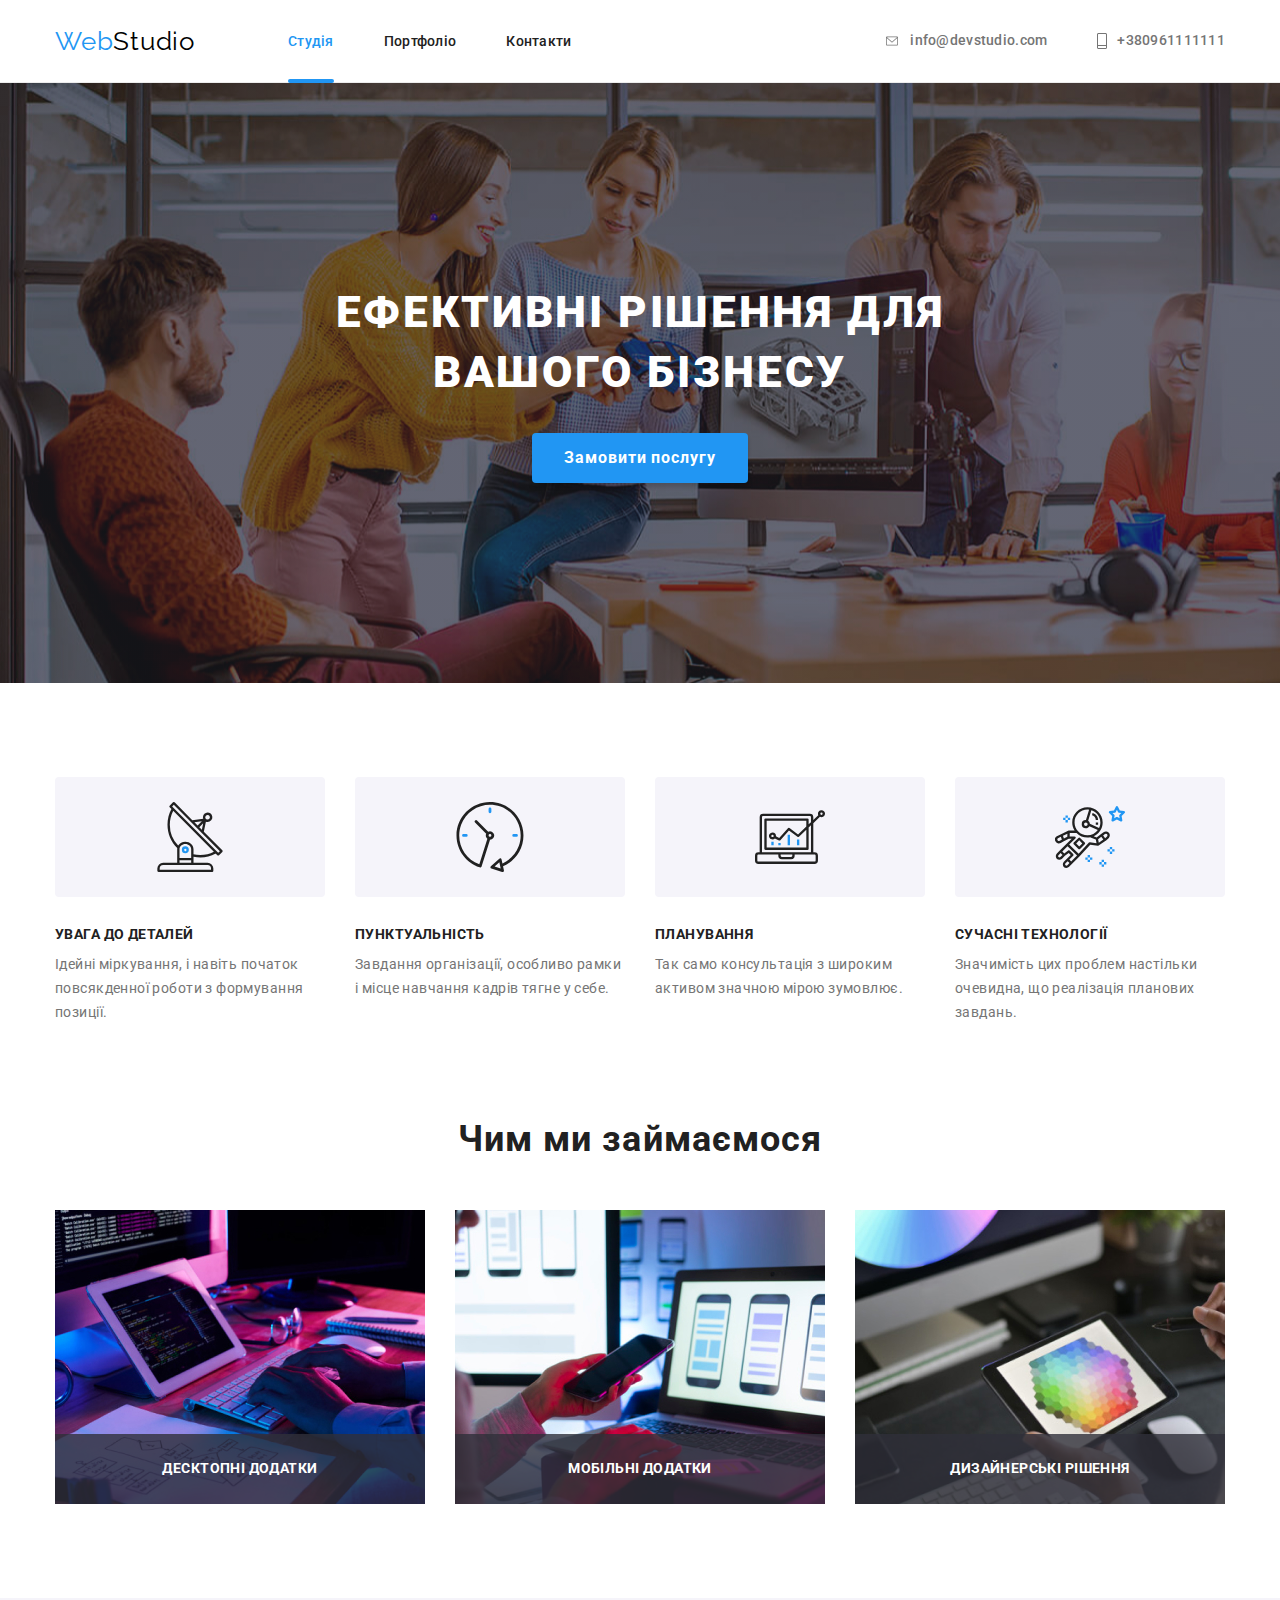
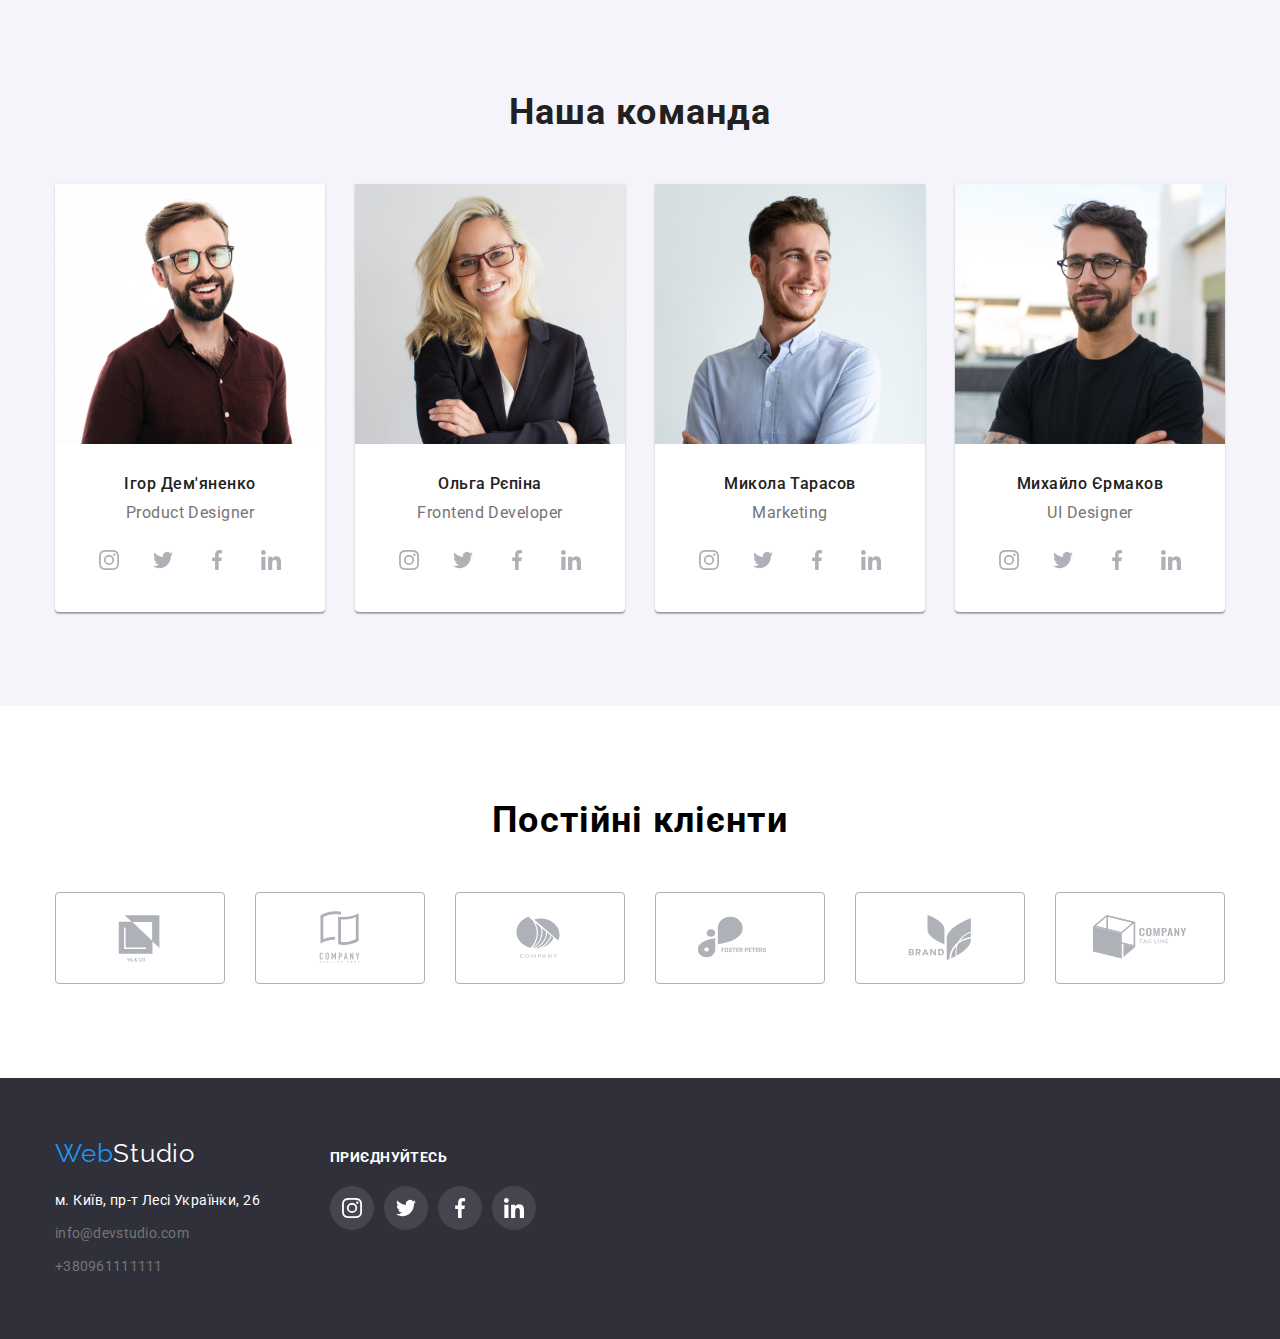
<file: index.html>
<!DOCTYPE html>
<html lang="uk">

<head>
    <meta charset="UTF-8">
    <meta http-equiv="X-UA-Compatible" content="IE=edge">
    <meta name="viewport" content="width=device-width, initial-scale=1.0">
    <title>Porttfolio</title>
    <link rel="preconnect" href="https://fonts.googleapis.com">
    <link rel="preconnect" href="https://fonts.gstatic.com" crossorigin>
    <link href="https://fonts.googleapis.com/css2?family=Raleway:wght@700&family=Roboto:wght@400;500;700;900&display=swap"
    rel="stylesheet">
    <link rel="stylesheet" href="https://cdn.jsdelivr.net/npm/modern-normalize@1.1.0/modern-normalize.min.css">
    <link rel="stylesheet" href="./css/styles.css">
</head>

<body>

    <header class="header">
        <div class="container">
            <div class="header-container">
                <nav class="header-nav">
                    <a href="./index.html" class="web-logo">
                        Web<span class="studiologo-header">Studio</span>
                    </a>
                    <ul class="site-nav">
                        <li><a class="link-nav link-nav--current" href="./index.html">Студія</a></li>
                        <li><a class="link-nav" href="./portfolio.html">Портфоліо</a></li>
                        <li><a class="link-nav" href=" ">Контакти</a></li>
                    </ul>
                </nav>
                <ul class="contact">
                    <li class="contact-list">
                        <a class="link-contact" href="mailto:info@devstudio.com">
                        <svg class="contact-icon" width="16" height="12">
                            <use href="./images/icons.svg#icon-envelope"></use>
                        </svg>
                        info@devstudio.com</a>
                    </li>
                    <li class="contact-list">
                        <a class="link-contact" href="tel:+380961111111">
                        <svg class="contact-icon" width="10" height="16">
                            <use href="./images/icons.svg#icon-phone"></use>
                        </svg>
                        +380961111111</a>
                    </li>
                </ul>
            </div>
        </div>
    </header>

    <main>
        <section class="hero section">
            <div class="container">
                <h1 class="main-title">Ефективні рішення для вашого бізнесу</h1>
                <button type="button" class="btn-requestservice" data-modal-open>Замовити послугу</button>
            </div>
        </section>

        <section class="undertitle section">
            <div class="container">
                <ul class="listof-benefits">
                    <li class="list">
                        <div class="design-boxes">
                            <svg class="benefits-icon">
                                <use href="./images/icons.svg#icon-antenna" width="70" height="70"></use>
                            </svg>
                        </div>
                        <h2 class="benefits">Увага до деталей</h2>
                        <p class="benefits-description">Ідейні міркування, і навіть початок повсякденної роботи з формування позиції.</p>
                    </li>
                    <li class="list">
                        <div class="design-boxes">
                            <svg class="benefits-icon">
                                <use href="./images/icons.svg#icon-clock" width="70" height="70"></use>
                            </svg>
                        </div>
                        <h2 class="benefits">Пунктуальність</h2>
                        <p class="benefits-description">Завдання організації, особливо рамки і місце навчання кадрів тягне у себе.</p>
                    </li>
                    <li class="list">
                        <div class="design-boxes">
                            <svg class="benefits-icon">
                                <use href="./images/icons.svg#icon-computer" width="70" height="70"></use>
                            </svg>
                        </div>
                        <h2 class="benefits">Планування</h2>
                        <p class="benefits-description">Так само консультація з широким активом значною мірою зумовлює.</p>
                    </li>
                    <li class="list">
                        <div class="design-boxes">
                            <svg class="benefits-icon">
                                <use href="./images/icons.svg#icon-astronaut" width="70" height="70"></use>
                            </svg>
                        </div>
                        <h2 class="benefits">Сучасні технології</h2>
                        <p class="benefits-description">Значимість цих проблем настільки очевидна, що реалізація планових завдань.</p>
                    </li>
                </ul>
            </div>
        </section>

        <section class="whatwe-do section">
            <div class="container">
                <h2 class="title-whatwe-do">Чим ми займаємося</h2>
                <ul class="picsof-whatwe-do">
                    <li class="description-list">
                        <img src="./images/img.jpeg" alt="Опрацювання схеми" width="370" height="294">
                        <p class="picture-description">Десктопні додатки</p>
                    </li>
                    <li class="description-list">
                        <img src="./images/img2.jpeg" alt="Мультипристрійна взаємодія" width="370" height="294">
                        <p class="picture-description">Мобільні додатки</p>
                    </li>
                    <li class="description-list">
                        <img src="./images/img3.jpeg" alt="Робота з кольорами" width="370" height="294">
                        <p class="picture-description">Дизайнерські рішення</p>
                    </li>
                </ul>
            </div>
        </section>

        <section class="team section">
            <div class="container">
                <h2 class="team-title">Наша команда</h2>
                <ul class="people">
                    <li class="people-cards">
                        <img src="./images/person1.jpeg" alt="Ігор Дем'яненко" width="270" height="260">
                        <div class="team-wrapper">
                            <h3 class="people-names">Ігор Дем'яненко</h3>
                            <p class="professions">Product Designer</p>
                            <ul class="social-list">
                                <li>
                                    <a href="" class="social-link">
                                        <svg class="social-icon" width="20px" height="20px">
                                            <use href="./images/icons.svg#icon-instagram"></use>
                                        </svg>
                                    </a>
                                </li>
                                <li>
                                    <a href="" class="social-link">
                                        <svg class="social-icon" width="20px" height="20px">
                                            <use href="./images/icons.svg#icon-twitter"></use>
                                        </svg>
                                    </a>
                                </li>
                                <li>
                                    <a href="" class="social-link">
                                        <svg class="social-icon" width="20px" height="20px">
                                            <use href="./images/icons.svg#icon-facebook"></use>
                                        </svg>
                                    </a>
                                </li>
                                <li>
                                    <a href="" class="social-link">
                                        <svg class="social-icon" width="20px" height="20px">
                                            <use href="./images/icons.svg#icon-linkedin"></use>
                                        </svg>
                                    </a>
                                </li>
                            </ul>
                        </div>
                    </li>
                    <li class="people-cards">
                        <img src="./images/person2.jpeg" alt="Ольга Рєпіна" width="270" height="260">
                        <div class="team-wrapper">
                            <h3 class="people-names">Ольга Рєпіна</h3>
                            <p class="professions">Frontend Developer</p>
                            <ul class="social-list">
                                <li>
                                    <a href="" class="social-link">
                                        <svg class="social-icon" width="20px" height="20px">
                                            <use href="./images/icons.svg#icon-instagram"></use>
                                        </svg>
                                    </a>
                                </li>
                                <li>
                                    <a href="" class="social-link">
                                        <svg class="social-icon" width="20px" height="20px">
                                            <use href="./images/icons.svg#icon-twitter"></use>
                                        </svg>
                                    </a>
                                </li>
                                <li>
                                    <a href="" class="social-link">
                                        <svg class="social-icon" width="20px" height="20px">
                                            <use href="./images/icons.svg#icon-facebook"></use>
                                        </svg>
                                    </a>
                                </li>
                                <li>
                                    <a href="" class="social-link">
                                        <svg class="social-icon" width="20px" height="20px">
                                            <use href="./images/icons.svg#icon-linkedin"></use>
                                        </svg>
                                    </a>
                                </li>
                            </ul>
                        </div>
                    </li>
                    <li class="people-cards">
                        <img src="./images/person3.jpeg" alt="Микола Тарасов" width="270" height="260">
                        <div class="team-wrapper">
                            <h3 class="people-names">Микола Тарасов</h3>
                            <p class="professions">Marketing</p>
                            <ul class="social-list">
                                <li>
                                    <a href="" class="social-link">
                                        <svg class="social-icon" width="20px" height="20px">
                                            <use href="./images/icons.svg#icon-instagram"></use>
                                        </svg>
                                    </a>
                                </li>
                                <li>
                                    <a href="" class="social-link">
                                        <svg class="social-icon" width="20px" height="20px">
                                            <use href="./images/icons.svg#icon-twitter"></use>
                                        </svg>
                                    </a>
                                </li>
                                <li>
                                    <a href="" class="social-link">
                                        <svg class="social-icon" width="20px" height="20px">
                                            <use href="./images/icons.svg#icon-facebook"></use>
                                        </svg>
                                    </a>
                                </li>
                                <li>
                                    <a href="" class="social-link">
                                        <svg class="social-icon" width="20px" height="20px">
                                            <use href="./images/icons.svg#icon-linkedin"></use>
                                        </svg>
                                    </a>
                                </li>
                            </ul>
                        </div>
                    </li>
                    <li class="people-cards">
                        <img src="./images/person4.jpeg" alt="Михайло Єрмаков" width="270" height="260">
                        <div class="team-wrapper">
                            <h3 class="people-names">Михайло Єрмаков</h3>
                            <p class="professions">UI Designer</p>
                            <ul class="social-list">
                                <li>
                                    <a href="" class="social-link">
                                        <svg class="social-icon" width="20px" height="20px">
                                            <use href="./images/icons.svg#icon-instagram"></use>
                                        </svg>
                                    </a>
                                </li>
                                <li>
                                    <a href="" class="social-link">
                                        <svg class="social-icon" width="20px" height="20px">
                                            <use href="./images/icons.svg#icon-twitter"></use>
                                        </svg>
                                    </a>
                                </li>
                                <li>
                                    <a href="" class="social-link">
                                        <svg class="social-icon" width="20px" height="20px">
                                            <use href="./images/icons.svg#icon-facebook"></use>
                                        </svg>
                                    </a>
                                </li>
                                <li>
                                    <a href="" class="social-link">
                                        <svg class="social-icon" width="20px" height="20px">
                                            <use href="./images/icons.svg#icon-linkedin"></use>
                                        </svg>
                                    </a>
                                </li>
                            </ul>
                        </div>
                    </li>
                </ul>
            </div>
        </section>
        <section class="clients section">
            <div class="container">
                <h3 class="clients-title">Постійні клієнти</h3>
                <ul class="clients-list">
                    <li class="client-box">
                        <a href="" class="clients-link">
                            <svg class="clients-logo">
                                <use href="./images/icons.svg#icon-client1" width="106" height="60"></use>
                            </svg>
                        </a>
                    </li>
                    <li class="client-box">
                        <a href="" class="clients-link">
                            <svg class="clients-logo">
                                <use href="./images/icons.svg#icon-client2" width="106" height="60"></use>
                            </svg>
                        </a>
                    </li>
                    <li class="client-box">
                        <a href="" class="clients-link">
                            <svg class="clients-logo">
                                <use href="./images/icons.svg#icon-client3" width="106" height="60"></use>
                            </svg>
                        </a>
                    </li>
                    <li class="client-box">
                        <a href="" class="clients-link">
                            <svg class="clients-logo">
                                <use href="./images/icons.svg#icon-client4" width="106" height="60"></use>
                            </svg>
                        </a>
                    </li>
                    <li class="client-box">
                        <a href="" class="clients-link">
                            <svg class="clients-logo">
                                <use href="./images/icons.svg#icon-client5" width="106" height="60"></use>
                            </svg>
                        </a>
                    </li>
                    <li class="client-box">
                        <a href="" class="clients-link">
                            <svg class="clients-logo">
                                <use href="./images/icons.svg#icon-client6" width="106" height="60"></use>
                            </svg>
                        </a>
                    </li>
                </ul>
            </div>

        </section>
    </main>

    <footer class="footer">
        <div class="container logo-address-social">
            <div class="logo-address">
                <a href="./index.html" class="web-logo">
                    Web<span class="studiologo-footer">Studio</span>
                </a>
                <address class="footer-adress">
                    <p class="adress-line">м. Київ, пр-т Лесі Українки, 26</p>
                    <ul class="contact-footer">
                        <li class="contact-footer-list">
                            <a class="link-contact-footer" href="mailto:info@devstudio.com">info@devstudio.com</a>
                        </li>
                        <li class="contact-footer-list">
                            <a class="link-contact-footer" href="tel:+380961111111">+380961111111</a>
                        </li>
                    </ul>
                </address>
            </div>
            <div class="social">
                <h3 class="join">Приєднуйтесь</h3>
                <ul class="social-list-footer">
                    <li>
                        <a href="" class="social-link-footer">
                            <svg class="social-icon-footer" width="20" height="20">
                                <use href="./images/icons.svg#icon-instagram"></use>
                            </svg>
                        </a>
                    </li>
                    <li>
                        <a href="" class="social-link-footer">
                            <svg class="social-icon-footer" width="20" height="20">
                                <use href="./images/icons.svg#icon-twitter"></use>
                            </svg>
                        </a>
                    </li>
                    <li>
                        <a href="" class="social-link-footer">
                            <svg class="social-icon-footer" width="20" height="20">
                                <use href="./images/icons.svg#icon-facebook"></use>
                            </svg>
                        </a>
                    </li>
                    <li>
                        <a href="" class="social-link-footer">
                            <svg class="social-icon-footer" width="20" height="20">
                                <use href="./images/icons.svg#icon-linkedin"></use>
                            </svg>
                        </a>
                    </li>
                </ul>
            </div>
        </div>
    </footer>

    <div class="backdrop is-hidden" data-modal>
        <div class="modal">
            <button type="button" class="close-btn" data-modal-close>
                <svg class="x-icon" width="11" height="11">
                    <use href="./images/icons.svg#icon-closebutton-x"></use>
                </svg>
            </button>
        </div>
    </div>

    <script src="./js/modal.js"></script>

</body>

</html>
</file>
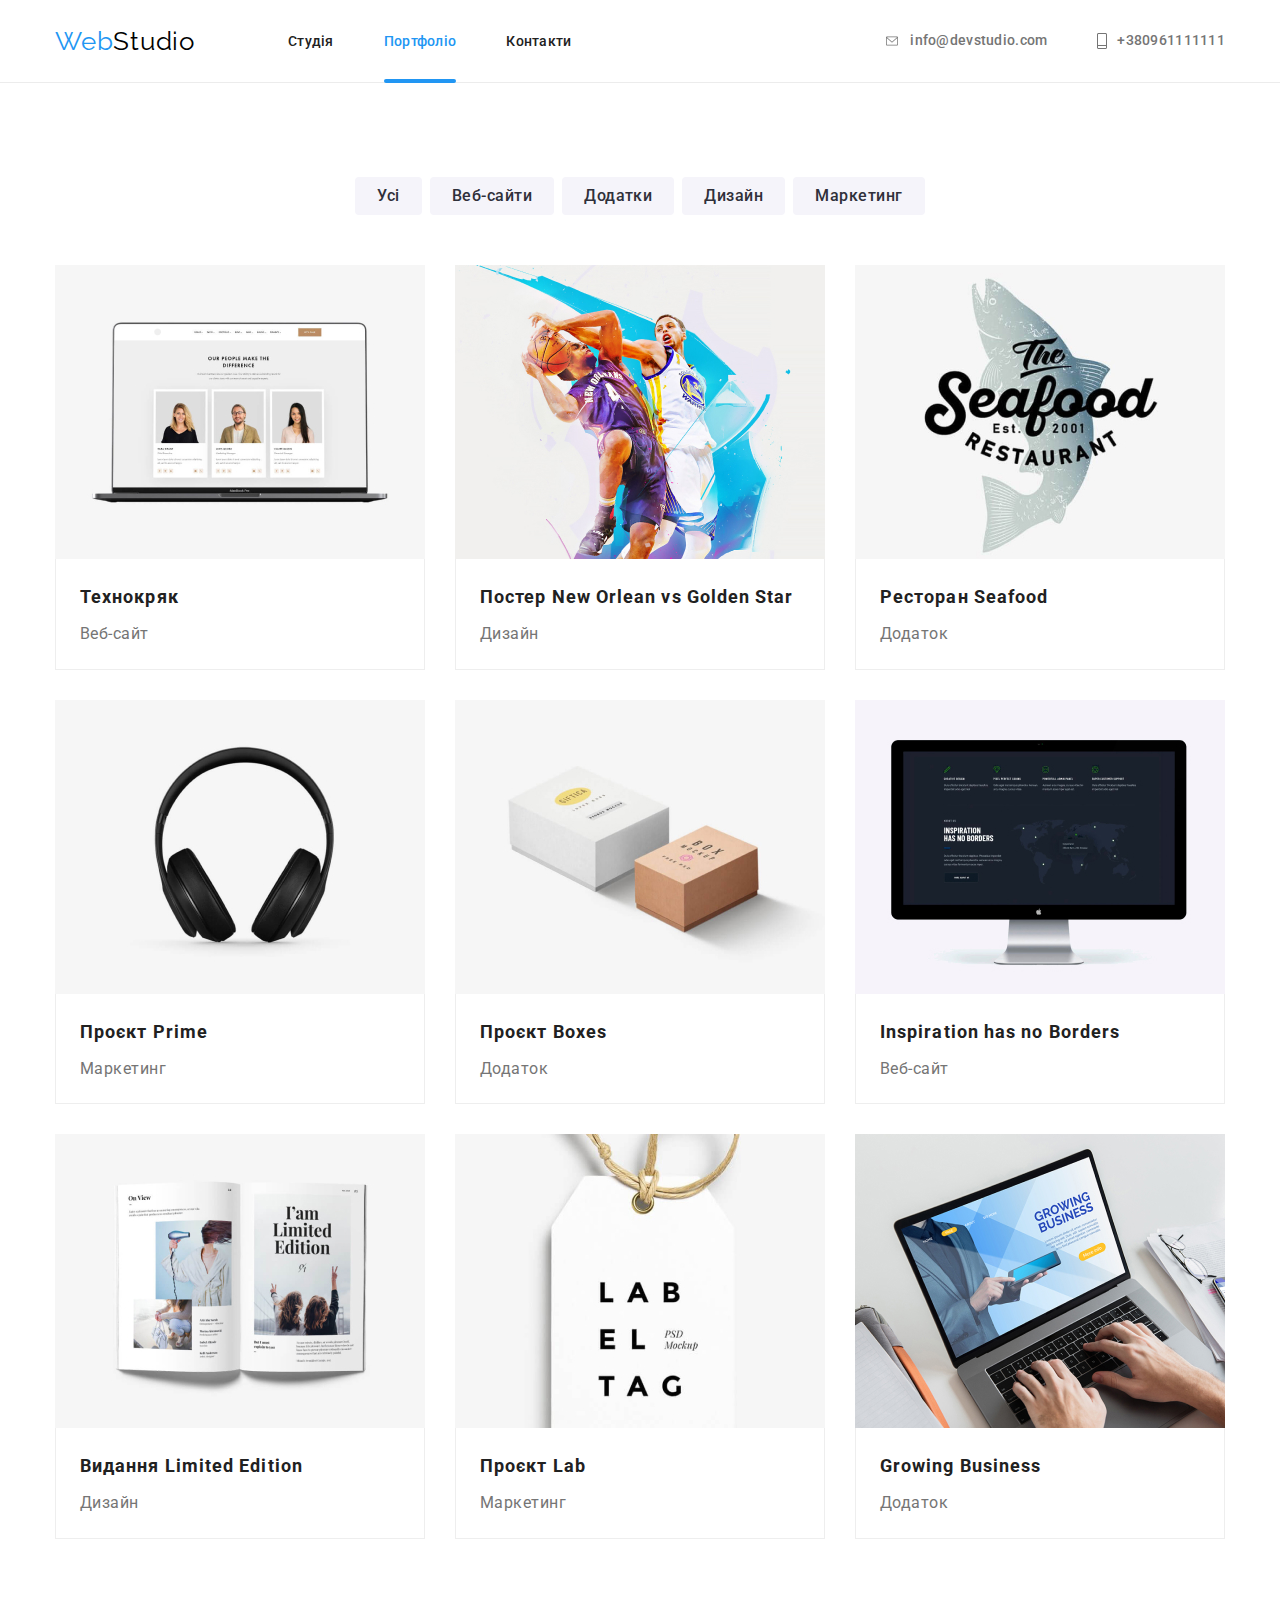
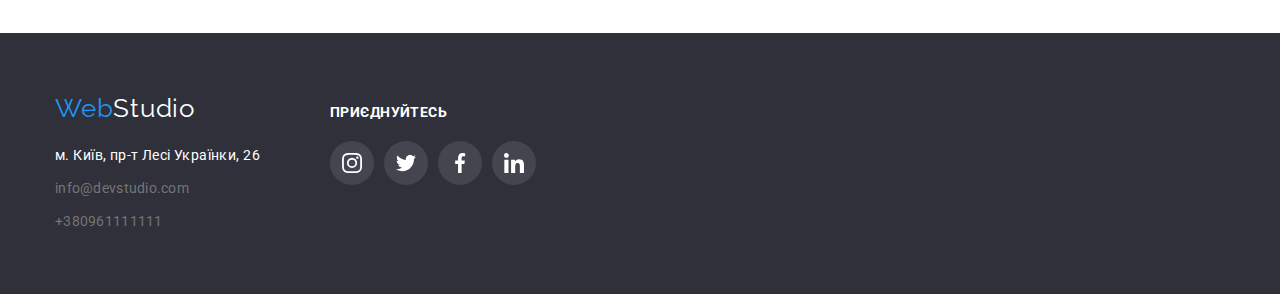
<file: portfolio.html>
<!DOCTYPE html>
<html lang="uk">

<head>
    <meta charset="UTF-8">
    <meta http-equiv="X-UA-Compatible" content="IE=edge">
    <meta name="viewport" content="width=device-width, initial-scale=1.0">
    <title>Porttfolio</title>
    <link rel="preconnect" href="https://fonts.googleapis.com">
    <link rel="preconnect" href="https://fonts.gstatic.com" crossorigin>
    <link href="https://fonts.googleapis.com/css2?family=Raleway:wght@700&family=Roboto:wght@400;500;700;900&display=swap"
    rel="stylesheet">
    <link rel="stylesheet" href="https://cdn.jsdelivr.net/npm/modern-normalize@1.1.0/modern-normalize.min.css">
    <link rel="stylesheet" href="./css/styles.css">
</head>

<body>

    <header class="header">
        <div class="container">
            <div class="header-container">
                <nav class="header-nav">
                    <a href="./index.html" class="web-logo">
                        Web<span class="studiologo-header">Studio</span>
                    </a>
                    <ul class="site-nav">
                        <li><a class="link-nav" href="./index.html">Студія</a></li>
                        <li><a class="link-nav link-nav--current" href="./portfolio.html">Портфоліо</a></li>
                        <li><a class="link-nav" href=" ">Контакти</a></li>
                    </ul>
                </nav>
                <ul class="contact">
                    <li class="contact-list">
                        <a class="link-contact" href="mailto:info@devstudio.com">
                            <svg class="contact-icon" width="16" height="12">
                                <use href="./images/icons.svg#icon-envelope"></use>
                            </svg>
                            info@devstudio.com</a>
                    </li>
                    <li class="contact-list">
                        <a class="link-contact" href="tel:+380961111111">
                            <svg class="contact-icon" width="10" height="16">
                                <use href="./images/icons.svg#icon-phone"></use>
                            </svg>
                            +380961111111</a>
                    </li>
                </ul>
            </div>
        </div>
    </header>

    <main>
        <section class="section">
            <div class="container">
                <ul class="buttons">
                    <li>
                        <button type="button" class="filter-button">Усі</button>
                    </li>
                    <li>
                        <button type="button" class="filter-button">Веб-сайти</button>
                    </li>
                    <li>
                        <button type="button" class="filter-button">Додатки</button>
                    </li>
                    <li>
                        <button type="button" class="filter-button">Дизайн</button>
                    </li>
                    <li>
                        <button type="button" class="filter-button">Маркетинг</button>
                    </li>
                </ul>
                <ul class="project-cards">
                    <li class="boxes">
                        <div class="overlay-wrapper">
                            <img src="./images/pg2img1.jpeg" alt="Компютер" width="370" height="294">
                            <div class="upsliding-window">
                                <p class="text-inwindow"> Ресурс пропонує комплексні пропозиції з різним рівнем функціоналу та сервісів. Все це
                                    дозволить відвідувачу отримати
                                    вичерпні відомості про компанію чи приватну особу.</p>
                            </div>
                        </div>
                        <div class="project-wrapper"> 
                            <h2 class="project-name">Технокряк</h2>
                            <p class="project-type">Веб-сайт</p>
                        </div>
                    </li>
                    <li class="boxes">
                        <img src="./images/pg2img2.jpeg" alt="Баскетболісти" width="370" height="294">
                        <div class="project-wrapper">
                            <h2 class="project-name">Постер New Orlean vs Golden Star</h2>
                            <p class="project-type">Дизайн</p>
                        </div>
                    </li>
                    <li class="boxes">
                        <img src="./images/pg2img3.jpeg" alt="Логотип риби" width="370" height="294">
                        <div class="project-wrapper">
                            <h2 class="project-name">Ресторан Seafood</h2>
                            <p class="project-type">Додаток</p>
                        </div>
                    </li>
                    <li class="boxes">
                        <img src="./images/pg2img4.jpeg" alt="Навушники" width="370" height="294">
                        <div class="project-wrapper">
                            <h2 class="project-name">Проєкт Prime</h2>
                            <p class="project-type">Маркетинг</p>
                        </div>
                    </li>
                    <li class="boxes">
                        <img src="./images/pg2img5.jpeg" alt="Коробки" width="370" height="294">
                        <div class="project-wrapper">
                            <h2 class="project-name">Проєкт Boxes</h2>
                            <p class="project-type">Додаток</p>
                        </div>
                    </li>
                    <li class="boxes">
                        <img src="./images/pg2img6.jpeg" alt="Монітор" width="370" height="294">
                        <div class="project-wrapper">
                            <h2 class="project-name">Inspiration has no Borders</h2>
                            <p class="project-type">Веб-сайт</p>
                        </div>
                    </li>
                    <li class="boxes">
                        <img src="./images/pg2img7.jpeg" alt="Відкрита книга" width="370" height="294">
                        <div class="project-wrapper">
                            <h2 class="project-name">Видання Limited Edition</h2>
                            <p class="project-type">Дизайн</p>
                        </div>
                    </li>
                    <li class="boxes">
                        <img src="./images/pg2img8.jpeg" alt="Бірка" width="370" height="294">
                        <div class="project-wrapper">
                            <h2 class="project-name">Проєкт Lab</h2>
                            <p class="project-type">Маркетинг</p>
                        </div>
                    </li>
                    <li class="boxes">
                        <img src="./images/pg2img9.jpeg" alt="Компютер на столі" width="370" height="294">
                        <div class="project-wrapper">
                            <h2 class="project-name">Growing Business</h2>
                            <p class="project-type">Додаток</p>
                        </div>
                    </li>
                </ul>
            </div>
        </section>
    </main>

    <footer class="footer">
        <div class="container logo-address-social">
            <div class="logo-address">
                <a href="./index.html" class="web-logo">
                    Web<span class="studiologo-footer">Studio</span>
                </a>
                <address class="footer-adress">
                    <p class="adress-line">м. Київ, пр-т Лесі Українки, 26</p>
                    <ul class="contact-footer">
                        <li class="contact-footer-list">
                            <a class="link-contact-footer" href="mailto:info@devstudio.com">info@devstudio.com</a>
                        </li>
                        <li class="contact-footer-list">
                            <a class="link-contact-footer" href="tel:+380961111111">+380961111111</a>
                        </li>
                    </ul>
                </address>
            </div>
            <div class="social">
                <h3 class="join">Приєднуйтесь</h3>
                <ul class="social-list-footer">
                    <li>
                        <a href="" class="social-link-footer">
                            <svg class="social-icon-footer" width="20px" height="20px">
                                <use href="./images/icons.svg#icon-instagram"></use>
                            </svg>
                        </a>
                    </li>
                    <li>
                        <a href="" class="social-link-footer">
                            <svg class="social-icon-footer" width="20px" height="20px">
                                <use href="./images/icons.svg#icon-twitter"></use>
                            </svg>
                        </a>
                    </li>
                    <li>
                        <a href="" class="social-link-footer">
                            <svg class="social-icon-footer" width="20px" height="20px">
                                <use href="./images/icons.svg#icon-facebook"></use>
                            </svg>
                        </a>
                    </li>
                    <li>
                        <a href="" class="social-link-footer">
                            <svg class="social-icon-footer" width="20px" height="20px">
                                <use href="./images/icons.svg#icon-linkedin"></use>
                            </svg>
                        </a>
                    </li>
                </ul>
            </div>
        </div>
    </footer>

</body>

</html>
</file>
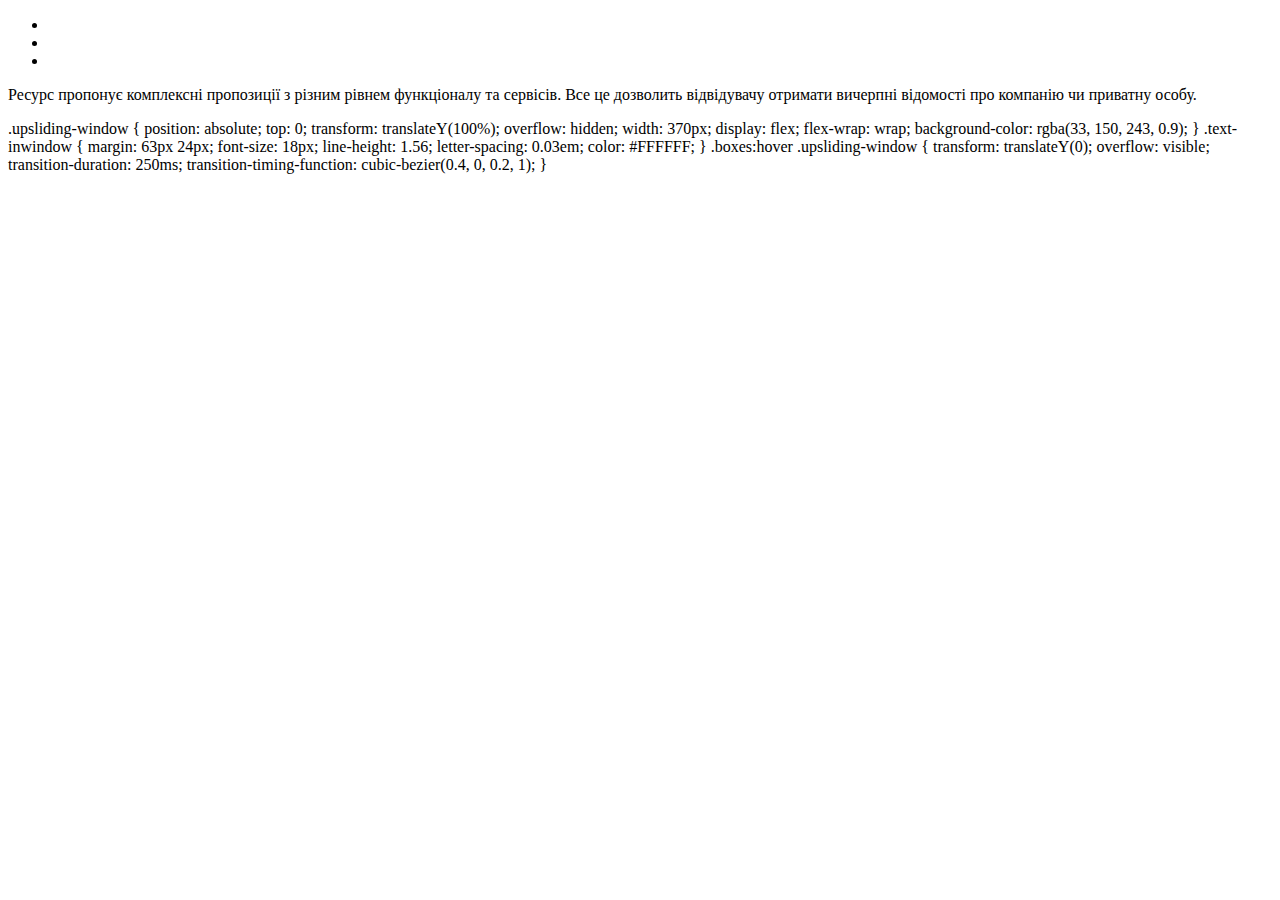
<file: test.html>
<!DOCTYPE html>
<html lang="en">
<head>
    <meta charset="UTF-8">
    <meta http-equiv="X-UA-Compatible" content="IE=edge">
    <meta name="viewport" content="width=device-width, initial-scale=1.0">
    <title>Document</title>
</head>
<body>
    <ul class="clients-list">
        <li class="clients-item"><a href="" class="clients-link"></a></li>
        <li class="clients-item"><a href="" class="clients-link"></a></li>
        <li class="clients-item"><a href="" class="clients-link"></a></li>
    </ul>
</body>
</html>

<div class="upsliding-window">
    <p class="text-inwindow">Ресурс пропонує комплексні пропозиції з різним рівнем функціоналу та сервісів. Все це
        дозволить відвідувачу отримати
        вичерпні відомості про компанію чи приватну особу.</p>
</div>

.upsliding-window {
position: absolute;
top: 0;
transform: translateY(100%);
overflow: hidden;
width: 370px;
display: flex;
flex-wrap: wrap;
background-color: rgba(33, 150, 243, 0.9);
}

.text-inwindow {
margin: 63px 24px;
font-size: 18px;
line-height: 1.56;
letter-spacing: 0.03em;
color: #FFFFFF;
}

.boxes:hover .upsliding-window {
transform: translateY(0);
overflow: visible;
transition-duration: 250ms;
transition-timing-function: cubic-bezier(0.4, 0, 0.2, 1);
}
</file>
<file: css/styles.css>
:root {
    --color-primary: #2F303A;
    --color-secondary: #F5F5F5;
    --color-brand: #2196F3;
    --txtcolor-primary: #212121;
    --txtcolor-secondary: #757575;
    --gradient: rgba(47, 48, 58, 0.4),
    rgba(47, 48, 58, 0.4);
}

/*body*/
body {
    font-family: 'Roboto', sans-serif;
}

h1, h2, h3, h4, h5, h6, p {
    margin: 0;
}

ul {
    list-style: none;
    padding: 0;
    margin: 0;
}

img {
    display: block;
}

.section {
    padding: 94px 0;
}

.container {
    max-width: 1200px;
    margin-left: auto;
    margin-right: auto;
    padding: 0 15px;
}

/*header*/
.header {
    border-bottom: 1px solid #ECECEC;
    background-color: #FFFFFF;
}

/*logo*/
.web-logo {
    text-decoration: none;
    font-family: 'Raleway', sans-serif;
    font-size: 26px;
    line-height: 1.19;
    letter-spacing: 0.03em;
    color: var(--color-brand);
}

.studiologo-header {
    text-decoration: none;
    font-family: 'Raleway', sans-serif;
    font-size: 26px;
    line-height: 1.19;
    letter-spacing: 0.03em;
    color: #000000;
    margin-right: 93px;
}
/*navi*/
.link-nav {
    position: relative;
    transition: color;
    transition-duration: 250ms;
    transition-timing-function: cubic-bezier(0.4, 0, 0.2, 1);
    text-decoration: none;
    font-weight: 500;
    font-size: 14px;
    line-height: 1.14;
    letter-spacing: 0.02em;
    color: var(--txtcolor-primary);
}

.link-nav--current::after {
    position: absolute;
    top: 46px;
    display: block;
    width: 100%;
    height: 4px;
    border-radius: 2px;
    background-color: #2196F3;
    background-color: currentColor;
    content: '';
}

.link-nav:hover,
.link-nav:focus,
.link-nav--current {
    color: var(--color-brand);
}
/*contact*/
.link-contact {
    transition-property: color;
    transition-duration: 250ms;
    transition-timing-function: cubic-bezier(0.4, 0, 0.2, 1);
    display: flex;
    align-items: center;
    text-decoration: none;
    font-weight: 500;
    font-size: 14px;
    line-height: 1.14;
    letter-spacing: 0.02em;
    color: var(--txtcolor-secondary)
}

/*header allignment*/
.header-container {
    display: flex;
    align-items: center;
    justify-content: space-between;
}

.header-nav {
    display: flex;
    align-items: center;
}

.site-nav {
    display: flex;
    gap: 50px;
    margin-top: 32px;
    margin-bottom: 32px;
}

.contact {
    display: flex;
    gap: 50px;
}

.contact-list {
    display: flex;
    align-items: center;
    flex-direction: row-reverse;
    gap: 10px;
}

.contact-icon {
    fill: currentColor;
    margin-right: 10px;
}

.link-contact:hover,
.link-contact:focus {
    color: var(--color-brand);
}

/*main*/
/*title section*/
.hero {
    max-width: 1600px;
    justify-content: center;
    background-color: var(--color-primary);
    text-align: center;
    padding: 200px 0;
    margin: 0 auto;
    background-image: linear-gradient(
        var(--gradient)),
        url(../images/titleOverlay.jpeg);
}

.main-title {
    font-weight: 900;
    font-size: 44px;
    line-height: 1.36;
    letter-spacing: 0.06em;
    text-transform: uppercase;
    text-align: center;
    color: #FFFFFF;
    max-width: 696px;
    margin-left: auto;
    margin-right: auto;
}

.btn-requestservice {
    transition-duration: 250ms;
    transition-timing-function: cubic-bezier(0.4, 0, 0.2, 1);
    background-color: var(--color-brand);
    box-shadow: 0px 4px 4px rgba(0, 0, 0, 0.15);
    border-radius: 4px;
    font-family: inherit;
    font-weight: 700;
    font-size: 16px;
    line-height: 1.86;
    letter-spacing: 0.06em;
    color: #FFFFFF;
    border: none;
    cursor: pointer;
    padding: 10px 32px 10px 32px;
    margin-top: 30px;
}

.btn-requestservice:hover,
.btn-requestservice:focus {
    background-color: #188CE8;
}

/*section under title*/
/*list of benefits*/
.benefits {
    font-size: 14px;
    line-height: 1.14;
    letter-spacing: 0.03em;
    text-transform: uppercase;
    color: var(--txtcolor-primary);
    margin-top: 30px;
}

.benefits-description {
    font-size: 14px;
    line-height: 1.71;
    letter-spacing: 0.03em;
    color: var(--txtcolor-secondary);
    margin-top: 10px;
    margin-bottom: 0px;
}

.listof-benefits {
    display: flex;
    justify-content: center;
    gap: 30px;
}

.listof-benefits .list {
    width: 270px;
}

.design-boxes {
    display: flex;
    align-items: center;
    justify-content: center;
    height: 120px;
    background-color: #F5F4FA;
    border-radius: 4px;
}

.benefits-icon {
    width: 70px;
    height: 70px;
}

/*what we do*/
.whatwe-do {
    padding-top: 0;
}

.title-whatwe-do {
    font-size: 36px;
    line-height: 1.16;
    text-align: center;
    letter-spacing: 0.03em;
    color: var(--txtcolor-primary);
}

.picsof-whatwe-do {
    display: flex;
    gap: 30px;
    margin-top: 50px;
}
.description-list {
    position: relative;
}

.picture-description {
    font-size: 14px;
    font-weight: 700;
    line-height: 1.14;
    text-align: center;
    letter-spacing: 0.03em;
    text-transform: uppercase;
    color: #FFFFFF;
    background-color: rgba(47, 48, 58, 0.8);
    padding: 27px 0px;
    position: absolute;
    bottom: 0;
    width: 100%;
}

/*our team section*/
.team {
    background-color: #F5F4FA;
}

.people {
    display: flex;
    gap: 30px;
}

.people-cards {
    background-color: #FFFFFF;
    box-shadow: 0px 1px 3px rgba(0, 0, 0, 0.12), 0px 1px 1px rgba(0, 0, 0, 0.14), 0px 2px 1px rgba(0, 0, 0, 0.2);
    border-radius: 0px 0px 4px 4px;
}

.team-title {
    font-size: 36px;
    line-height: 1.16;
    text-align: center;
    letter-spacing: 0.03em;
    color: var(--txtcolor-primary);
    margin-bottom: 50px;
}

.team-wrapper {
    padding: 30px 0;
}

.people-names {
    font-weight: 500;
    font-size: 16px;
    line-height: 1.19;
    text-align: center;
    letter-spacing: 0.03em;
    color: var(--txtcolor-primary);
    margin-bottom: 10px;
}

.professions {
    font-size: 16px;
    line-height: 1.19;
    text-align: center;
    letter-spacing: 0.03em;
    color: var(--txtcolor-secondary);
}

/*social media links*/
.social-list {
    display: flex;
    justify-content: center;
    margin-top: 16px;
    gap: 10px;
}

.social-link {
    transition-property: color, background-color;
    transition-duration: 250ms;
    transition-timing-function: cubic-bezier(0.4, 0, 0.2, 1);
    display: flex;
    align-items: center;
    justify-content: center;
    width: 44px;
    height: 44px;
    border-radius: 50%;
    color: #AFB1B8;
}

.social-link:hover,
.social-link:focus {
    color: #FFFFFF;
    background-color: var(--color-brand);
}

.social-icon {
    fill: currentColor;
}

.clients-title {
    font-size: 36px;
    line-height: 1.16;
    text-align: center;
    letter-spacing: 0.03em;
}

.clients-list {
    display: flex;
    justify-content: center;
    gap: 30px;
    margin-top: 50px;
}

.clients-link {
    transition-property: color, border;
    transition-duration: 250ms;
    transition-timing-function: cubic-bezier(0.4, 0, 0.2, 1);
    display: flex;
    justify-content: center;
    align-items: center;
    width: 170px;
    height: 92px;
    color: #AFB1B8;
    border: 1px solid #AFB1B8;
    border-radius: 4px;
}

.clients-logo {
    width: 106px;
    height: 60px;
    fill: currentColor;
}

.clients-link:hover,
.clients-link:focus {
    color: var(--color-brand);
    border: 1px solid var(--color-brand);
}

/*footer*/
.footer {
    background-color: var(--color-primary);
    padding: 60px 0;
}

.studiologo-footer {
    text-decoration: none;
    font-family: 'Raleway', sans-serif;
    font-size: 26px;
    line-height: 1.19;
    letter-spacing: 0.03em;
    color: #FFFFFF;
}

.footer-adress {
    font-style: normal;
    margin-top: 20px;
}

.adress-line {
    font-size: 14px;
    line-height: 1.71;
    letter-spacing: 0.03em;
    color: #FFFFFF;
    margin-bottom: 9px;
}

.contact-footer-list:not(:last-child) {
    margin-bottom: 9px;
}

.link-contact-footer {
    text-decoration: none;
    font-size: 14px;
    line-height: 1.71;
    letter-spacing: 0.02em;
    color: var(--txtcolor-secondary);
}

.join {
    font-size: 14px;
    line-height: 1.14;
    letter-spacing: 0.03em;
    text-transform: uppercase;
    color: #FFFFFF;
    display: flex;
    align-items: center;
}

.social-list-footer {
    display: flex;
    margin-top: 20px;
    gap: 10px;
}

.social-link-footer {
    transition-property: background-color;
    transition-duration: 250ms;
    transition-timing-function: cubic-bezier(0.4, 0, 0.2, 1);
    display: flex;
    align-items: center;
    justify-content: center;
    width: 44px;
    height: 44px;
    border-radius: 50%;
    color: #FFFFFF;
    background-color: rgba(255, 255, 255, 0.1);
}

.social-icon-footer {
    fill: currentColor;
}

.social-item-footer {
    display: flex;
    justify-content: center;
    gap: 10px;
}

.social-link-footer:hover,
.social-item-footer:focus {
    background-color: var(--color-brand);
}

.logo-address-social {
    display: flex;
    align-items: baseline;
}

.social {
    margin-left: 70px;
}

/*studio page - done*/
/*section buttons*/
.buttons {
    display: flex;
    justify-content: center;
    gap: 8px;
}

.filter-button {
    transition-property: color, background-color, box-shadow;
    transition-duration: 250ms;
    transition-timing-function: cubic-bezier(0.4, 0, 0.2, 1);
    background-color: #F5F4FA;
    border-radius: 4px;
    font-family: inherit;
    font-weight: 500;
    font-size: 16px;
    line-height: 1.6;
    letter-spacing: 0.03em;
    color: #2F303A;
    cursor: pointer;
    padding: 6px 22px 6px 22px;
    border: none;
}

.filter-button:hover,
.filter-button:focus {
    color: #FFFFFF;
    background-color: var(--color-brand);
    box-shadow: 0px 3px 1px rgba(0, 0, 0, 0.1), 0px 1px 2px rgba(0, 0, 0, 0.08), 0px 2px 2px rgba(0, 0, 0, 0.12);
}

/*pictures section*/
.project-cards {
    display: flex;
    flex-wrap: wrap;
    margin-top: 50px;
    gap: 30px;
}

.overlay-wrapper {
    position: relative;
    overflow: hidden;
}

.project-wrapper {
    border: 1px solid #EEEEEE;
    border-top: none;
    padding: 20px 24px;
}

.project-name {
    font-size: 18px;
    line-height: 2;
    letter-spacing: 0.06em;
    color: var(--txtcolor-primary);
}

.project-type {
    font-size: 16px;
    line-height: 1.86;
    letter-spacing: 0.03em;
    color: var(--txtcolor-secondary);
    margin-top: 4px;
}

.boxes {
    transition-property: box-shadow;
    position: relative;
    transition-duration: 250ms;
    transition-timing-function: cubic-bezier(0.4, 0, 0.2, 1);
}

.boxes:hover {
    box-shadow: 0px 1px 1px rgba(0, 0, 0, 0.12), 0px 4px 4px rgba(0, 0, 0, 0.06), 1px 4px 6px rgba(0, 0, 0, 0.16);
}

.upsliding-window {
    position: absolute;
    top: 0;
    left: 0;
    transform: translateY(100%);
    transition-duration: 250ms;
    transition-timing-function: cubic-bezier(0.4, 0, 0.2, 1);
    overflow: hidden;
    width: 100%;
    height: 100%;
    padding: 0 24px;
    display: flex;
    align-items: center;
    background-color: rgba(33, 150, 243, 0.9);
}

.text-inwindow {
    font-size: 18px;
    line-height: 1.56;
    letter-spacing: 0.03em;
    color: #FFFFFF;
}

.boxes:hover .upsliding-window {
    transform: translateY(0);
}

.backdrop {
    transition: opacity, visibility;
    transition-duration: 250ms;
    transition-delay: 0s 0s;
    transition-property: opacity, visibility;
    background-color: rgba(0, 0, 0, 0.2);
    width: 100%;
    height: 100%;
    position: fixed;
    top: 0;
    left: 0;
    z-index: 1;
}

.is-hidden {
    opacity: 0;
    visibility: hidden;
    pointer-events: none;
}

.modal {
    position: absolute;
    top: 50%;
    left: 50%;
    transform: translate(-50%, -50%);
    width: 528px;
    height: 581px;
    background-color: #FFFFFF;
    box-shadow: 0px 1px 3px rgba(0, 0, 0, 0.12), 0px 1px 1px rgba(0, 0, 0, 0.14), 0px 2px 1px rgba(0, 0, 0, 0.2);
    border-radius: 4px;
}

.close-btn {
    position: absolute;
    top: 8px;
    right: 8px;
    align-items: center;
    padding: 0;
    width: 30px;
    height: 30px;
    border-radius: 50%;
    background-color: #FFFFFF;
    border: 1px solid rgba(0, 0, 0, 0.1);
    cursor: pointer;
}

.x-icon {
    position: absolute;
    top: 8px;
    left: 9px;
    z-index: 1;
}
</file>
